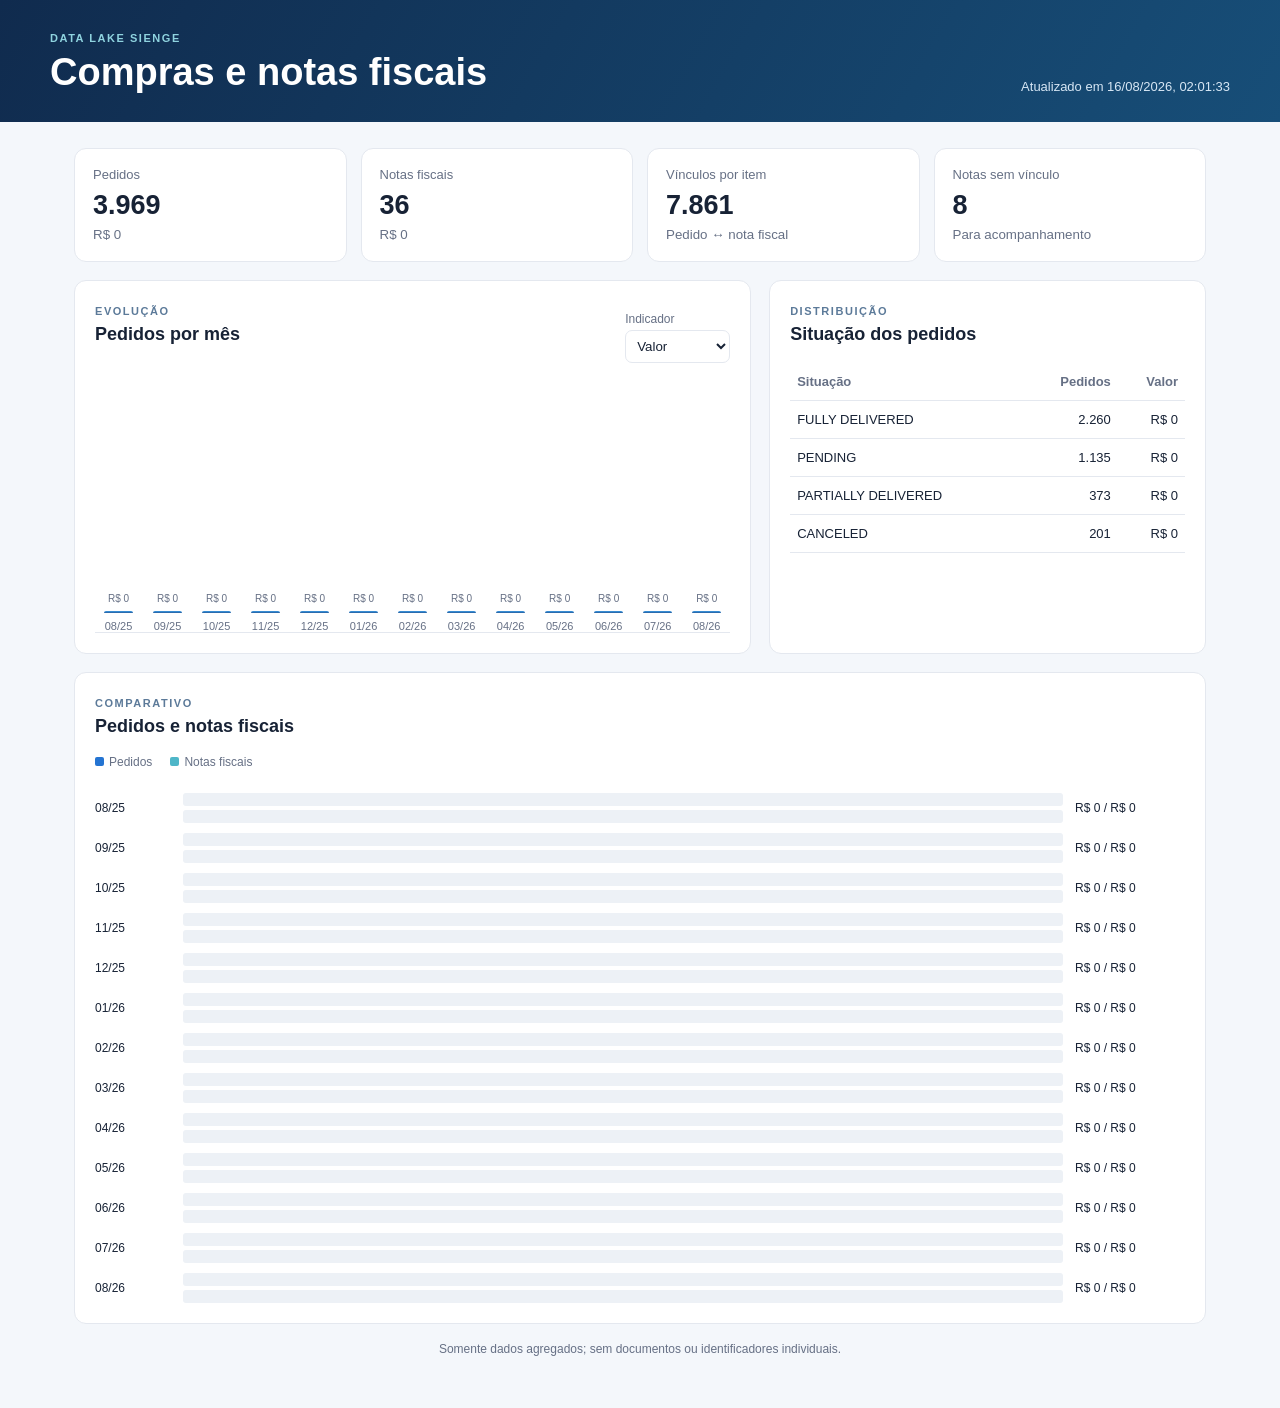
<file: index.html>
<!doctype html>
<html lang="pt-BR">
<head>
  <meta charset="utf-8">
  <meta name="viewport" content="width=device-width,initial-scale=1">
  <meta name="description" content="Indicadores agregados de compras e notas fiscais do Data Lake Sienge">
  <title>Compras e Notas | Data Lake Sienge</title>
  <link rel="stylesheet" href="styles.css">
</head>
<body>
  <header class="topbar">
    <div><span class="eyebrow">DATA LAKE SIENGE</span><h1>Compras e notas fiscais</h1></div>
    <p id="updated">Carregando dados...</p>
  </header>
  <main>
    <section class="metrics" aria-label="Indicadores principais">
      <article><span>Pedidos</span><strong id="orders">—</strong><small id="orderValue">—</small></article>
      <article><span>Notas fiscais</span><strong id="invoices">—</strong><small id="invoiceValue">—</small></article>
      <article><span>Vínculos por item</span><strong id="links">—</strong><small>Pedido ↔ nota fiscal</small></article>
      <article><span>Notas sem vínculo</span><strong id="unlinked">—</strong><small>Para acompanhamento</small></article>
    </section>
    <section class="layout">
      <article class="panel">
        <div class="panel-title"><div><span class="eyebrow">EVOLUÇÃO</span><h2>Pedidos por mês</h2></div>
          <label>Indicador<select id="metric"><option value="valor">Valor</option><option value="quantidade">Quantidade</option></select></label>
        </div>
        <div id="monthlyChart" class="bars" role="img" aria-label="Gráfico mensal de pedidos"></div>
      </article>
      <article class="panel">
        <span class="eyebrow">DISTRIBUIÇÃO</span><h2>Situação dos pedidos</h2>
        <div class="table-wrap"><table><thead><tr><th>Situação</th><th>Pedidos</th><th>Valor</th></tr></thead><tbody id="statusRows"></tbody></table></div>
      </article>
    </section>
    <section class="panel comparison">
      <span class="eyebrow">COMPARATIVO</span><h2>Pedidos e notas fiscais</h2>
      <div id="comparison" class="comparison-list"></div>
    </section>
    <p class="privacy" id="privacy"></p>
    <div id="error" class="error" role="alert" hidden></div>
  </main>
  <script src="app.js" defer></script>
</body>
</html>
</file>
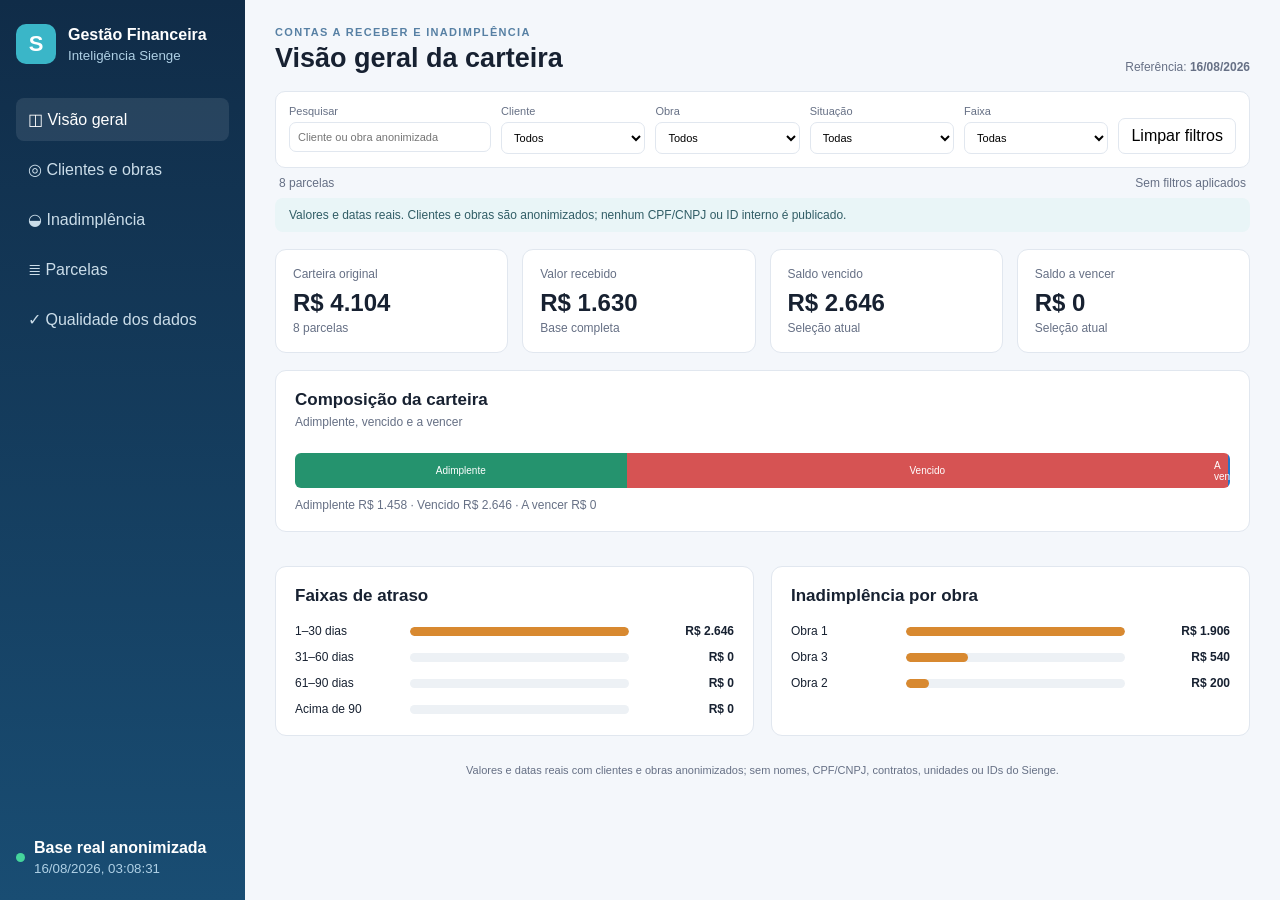
<file: financeiro/index.html>
<!doctype html><html lang="pt-BR"><head><meta charset="utf-8"><meta name="viewport" content="width=device-width,initial-scale=1"><title>Gestão Financeira Sienge</title><link rel="stylesheet" href="styles.css"></head><body>
<div class="shell"><aside><div class="brand"><b>S</b><div><strong>Gestão Financeira</strong><small>Inteligência Sienge</small></div></div><nav><button class="active" data-tab="overview">◫ Visão geral</button><button data-tab="clients">◎ Clientes e obras</button><button data-tab="delinquency">◒ Inadimplência</button><button data-tab="installments">≣ Parcelas</button><button data-tab="quality">✓ Qualidade dos dados</button></nav><div class="status"><i></i><div><strong>Base real anonimizada</strong><small id="updated">Carregando...</small></div></div></aside>
<main><header><div><p>CONTAS A RECEBER E INADIMPLÊNCIA</p><h1 id="page-title">Visão geral da carteira</h1></div><span>Referência: <b id="reference">—</b></span></header>
<section class="filters"><label>Pesquisar<input id="search" type="search" placeholder="Cliente ou obra anonimizada"></label><label>Cliente<select id="customer"><option value="">Todos</option></select></label><label>Obra<select id="work"><option value="">Todas</option></select></label><label>Situação<select id="situation"><option value="">Todas</option><option value="ADIMPLENTE">Adimplente</option><option value="INADIMPLENTE">Inadimplente</option><option value="A_VENCER">A vencer</option></select></label><label>Faixa<select id="aging-filter"><option value="">Todas</option><option value="1-30">1–30 dias</option><option value="31-60">31–60 dias</option><option value="61-90">61–90 dias</option><option value="91+">Acima de 90</option></select></label><button id="clear">Limpar filtros</button></section><div class="filter-summary"><span id="record-count">0 parcelas</span><span id="filter-message">Sem filtros aplicados</span></div>
<section class="notice">Valores e datas reais. Clientes e obras são anonimizados; nenhum CPF/CNPJ ou ID interno é publicado.</section><div id="error" class="error" hidden></div>
<section class="tab active" id="overview"><div class="kpis"><article><span>Carteira original</span><strong id="portfolio">—</strong><small id="installment-count">— parcelas</small></article><article><span>Valor recebido</span><strong id="received">—</strong><small>Base completa</small></article><article><span>Saldo vencido</span><strong id="overdue">—</strong><small>Seleção atual</small></article><article><span>Saldo a vencer</span><strong id="future">—</strong><small>Seleção atual</small></article></div><div class="grid"><article class="card wide"><h2>Composição da carteira</h2><p>Adimplente, vencido e a vencer</p><div id="composition" class="composition"></div><div id="composition-legend" class="legend"></div></article><article class="card"><h2>Faixas de atraso</h2><div id="aging" class="rank"></div></article><article class="card"><h2>Inadimplência por obra</h2><div id="works" class="rank"></div></article></div></section>
<section class="tab" id="clients"><article class="card"><h2>Clientes e obras anonimizados</h2><div class="table-wrap"><table><thead><tr><th>Cliente</th><th>Obra</th><th>Parcelas</th><th>Saldo</th><th>Vencido</th></tr></thead><tbody id="client-rows"></tbody></table></div></article></section>
<section class="tab" id="delinquency"><article class="card"><h2>Ranking de inadimplência</h2><div id="risk-ranking" class="rank"></div></article></section>
<section class="tab" id="installments"><article class="card"><div class="card-heading"><h2>Parcelas anonimizadas</h2><button id="export">Exportar CSV</button></div><div class="table-wrap"><table><thead><tr><th>Cliente</th><th>Obra</th><th>Vencimento</th><th>Situação</th><th>Dias</th><th>Original</th><th>Saldo</th></tr></thead><tbody id="installment-rows"></tbody></table></div></article></section>
<section class="tab" id="quality"><article class="card"><h2>Completude dos campos essenciais</h2><div id="quality-bars" class="quality"></div></article></section><p id="privacy" class="privacy"></p></main></div><script src="app.js"></script></body></html>
</file>
<file: styles.css>
:root{--ink:#172235;--muted:#667085;--line:#e4e8ef;--paper:#f4f7fb;--surface:#fff;--navy:#12355b;--blue:#2474d2;--cyan:#4eb6c8;--warn:#c56a21;font-family:Inter,Segoe UI,Arial,sans-serif;color:var(--ink);background:var(--paper)}*{box-sizing:border-box}body{margin:0}.topbar{background:linear-gradient(120deg,#102b4e,#174e78);color:#fff;padding:28px max(24px,calc((100% - 1180px)/2));display:flex;justify-content:space-between;align-items:end;gap:20px}.topbar h1{margin:5px 0 0;font-size:clamp(24px,4vw,38px);font-weight:600}.topbar p{margin:0;color:#d7e7f5;font-size:13px}.eyebrow{font-size:11px;letter-spacing:.14em;font-weight:700;color:#5c7a99}.topbar .eyebrow{color:#8fd3df}main{max-width:1180px;margin:auto;padding:26px 24px 40px}.metrics{display:grid;grid-template-columns:repeat(4,1fr);gap:14px;margin-bottom:18px}.metrics article,.panel{background:var(--surface);border:1px solid var(--line);border-radius:12px}.metrics article{padding:18px}.metrics span{display:block;color:var(--muted);font-size:13px}.metrics strong{display:block;font-size:27px;margin:8px 0 4px}.metrics small{color:var(--muted)}.layout{display:grid;grid-template-columns:1.55fr 1fr;gap:18px}.panel{padding:20px;margin-bottom:18px}.panel h2{font-size:18px;margin:5px 0 18px}.panel-title{display:flex;align-items:end;justify-content:space-between;gap:16px}.panel-title label{font-size:12px;color:var(--muted)}select{display:block;margin-top:4px;border:1px solid var(--line);border-radius:7px;padding:7px;background:#fff;color:var(--ink)}.bars{min-height:270px;display:flex;align-items:end;gap:10px;border-bottom:1px solid var(--line);padding:15px 4px 0}.bar-item{height:245px;flex:1;min-width:30px;display:flex;flex-direction:column;justify-content:end;align-items:center;gap:7px}.bar-value{font-size:10px;color:var(--muted);white-space:nowrap}.bar{width:min(34px,75%);background:linear-gradient(#3d9ce4,#245b9c);border-radius:5px 5px 0 0;min-height:2px}.bar-label{font-size:11px;color:var(--muted);white-space:nowrap}table{width:100%;border-collapse:collapse;font-size:13px}th{text-align:left;color:var(--muted);font-weight:600}th,td{padding:11px 7px;border-bottom:1px solid var(--line)}th:nth-child(n+2),td:nth-child(n+2){text-align:right}.comparison-list{display:grid;gap:10px}.compare-row{display:grid;grid-template-columns:76px 1fr 110px;gap:12px;align-items:center;font-size:12px}.track{height:13px;background:#edf1f6;border-radius:3px;overflow:hidden;display:flex}.track .orders{background:var(--blue)}.track .invoices{background:var(--cyan)}.legend{display:flex;gap:18px;color:var(--muted);font-size:12px;margin-bottom:14px}.dot{display:inline-block;width:9px;height:9px;border-radius:2px;margin-right:5px}.dot.orders{background:var(--blue)}.dot.invoices{background:var(--cyan)}.privacy{color:var(--muted);font-size:12px;text-align:center}.error{padding:14px;background:#fff2eb;color:#8c3516;border-radius:8px}@media(max-width:850px){.metrics{grid-template-columns:repeat(2,1fr)}.layout{grid-template-columns:1fr}}@media(max-width:520px){.topbar{align-items:start;flex-direction:column}.metrics{grid-template-columns:1fr}.panel-title{align-items:start;flex-direction:column}.bars{overflow-x:auto}.bar-item{min-width:38px}.compare-row{grid-template-columns:62px 1fr}.compare-row>span:last-child{grid-column:2}}
</file>
<file: financeiro/styles.css>
:root{--nav:#102f4d;--blue:#2675c8;--green:#25936e;--red:#d65353;--orange:#d88930;--bg:#f4f7fb;--card:#fff;--text:#172131;--muted:#667085;--line:#e1e7ef;font-family:Inter,Segoe UI,Arial,sans-serif}*{box-sizing:border-box}body{margin:0;background:var(--bg);color:var(--text)}button,select,input{font:inherit}.shell{display:grid;grid-template-columns:245px 1fr;min-height:100vh}aside{background:linear-gradient(180deg,#102c48,#194d73);color:#fff;padding:24px 16px;display:flex;flex-direction:column}.brand{display:flex;gap:12px;align-items:center;margin-bottom:34px}.brand b{display:grid;place-items:center;width:40px;height:40px;border-radius:10px;background:#3ab6c8;font-size:22px}.brand strong,.brand small{display:block}.brand small,.status small{color:#afd0e5;margin-top:4px}nav{display:grid;gap:7px}nav button{border:0;background:transparent;color:#cbdde9;text-align:left;padding:12px;border-radius:8px;cursor:pointer}nav button:hover,nav button.active{background:#ffffff18;color:#fff}.status{margin-top:auto;display:flex;gap:9px;align-items:center}.status i{width:9px;height:9px;border-radius:50%;background:#45d59c}.status strong,.status small{display:block}main{padding:26px 30px;min-width:0}main>header{display:flex;justify-content:space-between;align-items:end;margin-bottom:17px}header p{margin:0 0 5px;color:#5780a4;font-size:11px;letter-spacing:.12em;font-weight:700}h1{margin:0;font-size:27px}main>header span,.filter-summary{font-size:12px;color:var(--muted)}.filters{display:grid;grid-template-columns:1.4fr repeat(4,1fr) auto;gap:10px;background:#fff;border:1px solid var(--line);border-radius:10px;padding:13px}.filters label{font-size:11px;color:var(--muted)}.filters input,.filters select{display:block;width:100%;margin-top:5px;border:1px solid var(--line);border-radius:7px;padding:8px;background:#fff}.filters button,.card button{align-self:end;border:1px solid var(--line);background:#fff;border-radius:7px;padding:8px 12px;cursor:pointer}.filter-summary{display:flex;justify-content:space-between;padding:8px 4px}.notice{background:#e9f5f7;color:#315d66;border-radius:8px;padding:10px 14px;font-size:12px;margin-bottom:17px}.tab{display:none}.tab.active{display:block}.kpis{display:grid;grid-template-columns:repeat(4,1fr);gap:14px;margin-bottom:17px}.kpis article,.card{background:var(--card);border:1px solid var(--line);border-radius:11px}.kpis article{padding:17px}.kpis span,.kpis small{display:block;color:var(--muted);font-size:12px}.kpis strong{display:block;font-size:24px;margin:8px 0 4px}.grid{display:grid;grid-template-columns:1fr 1fr;gap:17px}.card{padding:19px;margin-bottom:17px}.card.wide{grid-column:span 2}.card h2{font-size:17px;margin:0 0 5px}.card>p{font-size:12px;color:var(--muted);margin:0}.composition{display:flex;height:35px;border-radius:6px;overflow:hidden;margin:24px 0 10px}.segment{min-width:2px;color:#fff;font-size:10px;display:flex;align-items:center;justify-content:center}.paid{background:var(--green)}.late{background:var(--red)}.future{background:var(--blue)}.legend{display:flex;gap:17px;font-size:12px;color:var(--muted)}.rank{display:grid;gap:12px;margin-top:18px}.rank-row{display:grid;grid-template-columns:105px 1fr 95px;gap:10px;align-items:center;font-size:12px}.track{height:9px;background:#edf1f5;border-radius:5px;overflow:hidden}.fill{height:100%;background:var(--orange);border-radius:5px}.rank-row b{text-align:right}.table-wrap{overflow-x:auto;margin-top:16px}table{width:100%;border-collapse:collapse;font-size:12px}th,td{text-align:left;padding:10px 8px;border-bottom:1px solid var(--line)}th{color:var(--muted)}th:nth-last-child(-n+3),td:nth-last-child(-n+3){text-align:right}.card-heading{display:flex;justify-content:space-between;align-items:center}.quality{display:grid;grid-template-columns:repeat(4,1fr);gap:18px;margin-top:20px}.quality strong{display:block;font-size:13px;margin-bottom:8px}.quality .fill{background:var(--green)}.privacy{text-align:center;font-size:11px;color:var(--muted)}.error{background:#fff0ec;color:#8d321f;padding:12px;border-radius:8px}@media(max-width:1050px){.filters{grid-template-columns:repeat(3,1fr)}.kpis{grid-template-columns:repeat(2,1fr)}}@media(max-width:800px){.shell{grid-template-columns:1fr}aside{display:none}main{padding:20px}.filters{grid-template-columns:1fr 1fr}.grid{grid-template-columns:1fr}.card.wide{grid-column:auto}}@media(max-width:500px){.filters,.kpis,.quality{grid-template-columns:1fr}main>header{align-items:start;flex-direction:column;gap:7px}.rank-row{grid-template-columns:85px 1fr}.rank-row b{grid-column:2}}
</file>
